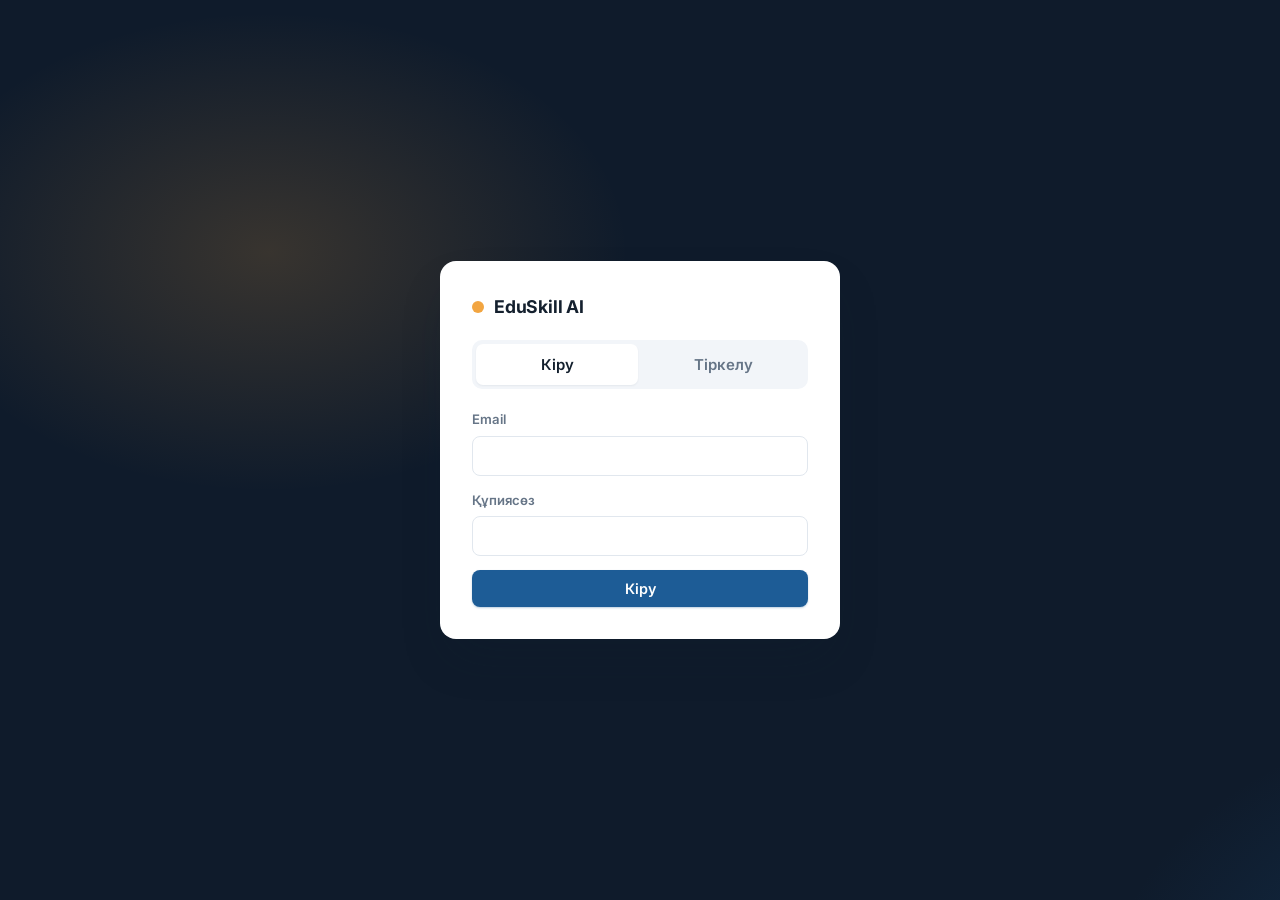
<file: src/main/resources/static/index.html>
<!DOCTYPE html>
<html lang="kk">
<head>
    <meta charset="UTF-8">
    <meta name="viewport" content="width=device-width, initial-scale=1">
    <title>EduSkill AI — Кіру</title>
    <link rel="stylesheet" href="css/style.css">
</head>
<body>
<div class="auth-wrap">
    <div class="auth-card">
        <div class="brand"><span class="dot"></span><span>EduSkill AI</span></div>

        <div class="tabs">
            <div class="tab active" data-tab="login">Кіру</div>
            <div class="tab" data-tab="register">Тіркелу</div>
        </div>

        <div id="alert" class="alert" style="display:none"></div>

        <form id="loginForm" class="form-view active">
            <div class="field">
                <label class="label" for="loginEmail">Email</label>
                <input class="input" type="email" id="loginEmail" required>
            </div>
            <div class="field">
                <label class="label" for="loginPassword">Құпиясөз</label>
                <input class="input" type="password" id="loginPassword" required>
            </div>
            <button class="btn btn-primary btn-block" type="submit" id="loginBtn">Кіру</button>
        </form>

        <form id="registerForm" class="form-view">
            <div class="row">
                <div class="field">
                    <label class="label" for="regFirstName">Аты</label>
                    <input class="input" id="regFirstName" required>
                </div>
                <div class="field">
                    <label class="label" for="regLastName">Тегі</label>
                    <input class="input" id="regLastName" required>
                </div>
            </div>
            <div class="field">
                <label class="label" for="regEmail">Email</label>
                <input class="input" type="email" id="regEmail" required>
            </div>
            <div class="field">
                <label class="label" for="regPassword">Құпиясөз</label>
                <input class="input" type="password" id="regPassword" required minlength="6">
            </div>
            <div class="field">
                <label class="label" for="regRole">Рөл</label>
                <select class="input" id="regRole">
                    <option value="STUDENT">Студент</option>
                    <option value="MENTOR">Ментор</option>
                    <option value="COMPANY">Компания</option>
                </select>
            </div>
            <button class="btn btn-primary btn-block" type="submit" id="registerBtn">Тіркелу</button>
        </form>
    </div>
</div>

<script src="js/api.js"></script>
<script>
    if (isLoggedIn()) window.location.href = "dashboard.html";

    const alertEl = document.getElementById("alert");
    document.querySelectorAll(".tab").forEach(tab => {
      tab.addEventListener("click", () => {
        document.querySelectorAll(".tab").forEach(t => t.classList.remove("active"));
        document.querySelectorAll(".form-view").forEach(f => f.classList.remove("active"));
        tab.classList.add("active");
        document.getElementById(tab.dataset.tab + "Form").classList.add("active");
        hideAlert(alertEl);
      });
    });

    document.getElementById("loginForm").addEventListener("submit", async (e) => {
      e.preventDefault();
      const btn = document.getElementById("loginBtn");
      btn.disabled = true; btn.innerHTML = '<span class="spinner"></span>';
      try {
        const data = await apiFetch("/api/v1/auth/authenticate", {
          method: "POST",
          body: JSON.stringify({
            email: document.getElementById("loginEmail").value,
            password: document.getElementById("loginPassword").value
          })
        });
        saveToken(data.token);
        window.location.href = "dashboard.html";
      } catch (err) {
        showError(alertEl, err.message || "Email немесе құпиясөз қате");
        btn.disabled = false; btn.textContent = "Кіру";
      }
    });

    document.getElementById("registerForm").addEventListener("submit", async (e) => {
      e.preventDefault();
      const btn = document.getElementById("registerBtn");
      btn.disabled = true; btn.innerHTML = '<span class="spinner"></span>';
      try {
        await apiFetch("/api/v1/auth/register", {
          method: "POST",
          body: JSON.stringify({
            firstName: document.getElementById("regFirstName").value,
            lastName: document.getElementById("regLastName").value,
            email: document.getElementById("regEmail").value,
            password: document.getElementById("regPassword").value,
            role: document.getElementById("regRole").value
          })
        });
        showSuccess(alertEl, "Тіркелу сәтті өтті. Енді кіре аласыз.");
        document.querySelector('.tab[data-tab="login"]').click();
      } catch (err) {
        showError(alertEl, err.message || "Тіркелу кезінде қате шықты");
      } finally {
        btn.disabled = false; btn.textContent = "Тіркелу";
      }
    });
</script>
<script src="js/lang-switcher.js"></script>
</body>
</html>
</file>
<file: src/main/resources/static/css/style.css>
@import url("https://fonts.googleapis.com/css2?family=Inter:wght@400;500;600;700&display=swap&subset=cyrillic,cyrillic-ext");

/* =========================================================
   EduSkill AI — design tokens
   ========================================================= */
:root{
  --bg:#f2f5f9;
  --surface:#ffffff;
  --ink:#14202e;
  --muted:#667587;
  --primary:#1d5c96;
  --primary-hover:#174c7c;
  --primary-ink:#ffffff;
  --accent:#f2a541;
  --success:#1f8a55;
  --danger:#d64545;
  --border:#e1e7ee;
  --side:#0f1b2b;
  --side-ink:#c9d4e2;

  --radius:12px;
  --radius-sm:8px;
  --shadow-sm:0 1px 2px rgba(15,27,43,.06);
  --shadow:0 1px 2px rgba(15,27,43,.05), 0 6px 18px rgba(15,27,43,.06);
  --shadow-lg:0 24px 48px -12px rgba(15,27,43,.28);

  --ease:cubic-bezier(.2,.7,.2,1);
  --t-fast:.15s;
  --t:.25s;
}

*{box-sizing:border-box}
html{scroll-behavior:smooth}
body{
  margin:0; background:var(--bg); color:var(--ink);
  font-family:"Inter",-apple-system,BlinkMacSystemFont,"Segoe UI",Roboto,Arial,sans-serif;
  font-size:15px; line-height:1.55;
  -webkit-font-smoothing:antialiased;
}
a{color:var(--primary);transition:color var(--t-fast)}
a:hover{color:var(--primary-hover)}
h1,h2,h3,h4{margin:0 0 .4em;font-weight:650;letter-spacing:-.01em;line-height:1.25}
h1{font-size:1.6rem;letter-spacing:-.02em}
h2{font-size:1.2rem}
h3{font-size:1.02rem}
p{margin:0 0 .6em}
::selection{background:rgba(29,92,150,.18)}

/* =========================================================
   Auth page (index.html)
   ========================================================= */
.auth-wrap{
  min-height:100vh;display:flex;align-items:center;justify-content:center;padding:24px;
  background:
    radial-gradient(600px 400px at 15% 20%, rgba(242,165,65,.18), transparent 60%),
    radial-gradient(700px 500px at 85% 80%, rgba(29,92,150,.35), transparent 60%),
    var(--side);
  background-size:140% 140%, 140% 140%, auto;
  animation:authDrift 22s ease-in-out infinite alternate;
}
@keyframes authDrift{
  from{background-position:0% 0%, 100% 100%, 0 0}
  to{background-position:30% 20%, 70% 80%, 0 0}
}
.auth-card{
  width:100%;max-width:400px;background:var(--surface);
  border-radius:16px;box-shadow:var(--shadow-lg);padding:32px;
  animation:cardIn .6s var(--ease) both;
}
@keyframes cardIn{
  from{opacity:0;transform:translateY(18px) scale(.98)}
  to{opacity:1;transform:none}
}
.brand{display:flex;align-items:center;gap:10px;margin-bottom:20px}
.brand .dot{
  width:12px;height:12px;border-radius:50%;background:var(--accent);
  box-shadow:0 0 0 0 rgba(242,165,65,.6);
  animation:pulse 2.4s ease-out infinite;
}
@keyframes pulse{
  0%{box-shadow:0 0 0 0 rgba(242,165,65,.55)}
  70%,100%{box-shadow:0 0 0 9px rgba(242,165,65,0)}
}
.brand span{font-weight:700;font-size:1.1rem;letter-spacing:-.01em}

.tabs{display:flex;gap:4px;background:var(--bg);border-radius:10px;padding:4px;margin-bottom:20px}
.tab{
  flex:1;text-align:center;padding:9px;border-radius:7px;cursor:pointer;
  font-weight:600;color:var(--muted);user-select:none;
  transition:background var(--t) var(--ease), color var(--t), box-shadow var(--t);
}
.tab:hover{color:var(--ink)}
.tab.active{background:var(--surface);color:var(--ink);box-shadow:var(--shadow-sm)}
.form-view{display:none}
.form-view.active{display:block;animation:viewIn .35s var(--ease) both}
@keyframes viewIn{from{opacity:0;transform:translateX(10px)}to{opacity:1;transform:none}}

/* =========================================================
   App shell
   ========================================================= */
.shell{display:flex;min-height:100vh}
.sidebar{
  width:236px;flex:none;background:var(--side);color:var(--side-ink);
  padding:22px 14px;display:flex;flex-direction:column;
  position:sticky;top:0;height:100vh;
}
.sidebar .brand{padding:0 10px;color:#fff}
.nav{display:flex;flex-direction:column;gap:3px;margin-top:24px}
.nav a{
  position:relative;display:block;padding:10px 14px;border-radius:var(--radius-sm);
  color:var(--side-ink);text-decoration:none;font-weight:500;
  transition:background var(--t) var(--ease), color var(--t), padding-left var(--t) var(--ease);
}
.nav a::before{
  content:"";position:absolute;left:0;top:50%;width:3px;height:0;border-radius:3px;
  background:var(--accent);transform:translateY(-50%);
  transition:height var(--t) var(--ease);
}
.nav a:hover{background:rgba(255,255,255,.06);color:#fff;padding-left:18px}
.nav a.active{background:rgba(255,255,255,.10);color:#fff}
.nav a.active::before{height:20px}
.sidebar .logout{margin-top:auto}
.sidebar .logout .btn-ghost{
  background:rgba(255,255,255,.07);color:var(--side-ink);
}
.sidebar .logout .btn-ghost:hover{background:rgba(255,255,255,.14);color:#fff}

.main{
  flex:1;min-width:0;padding:30px 36px;max-width:980px;
  animation:pageIn .5s var(--ease) both;
}
@keyframes pageIn{from{opacity:0;transform:translateY(10px)}to{opacity:1;transform:none}}
.topbar{
  display:flex;justify-content:space-between;align-items:center;
  margin-bottom:24px;padding-bottom:16px;border-bottom:1px solid var(--border);
}
.topbar .who{color:var(--muted);font-size:.9rem}

/* =========================================================
   Components
   ========================================================= */
.card{
  background:var(--surface);border:1px solid var(--border);border-radius:var(--radius);
  box-shadow:var(--shadow-sm);padding:20px 22px;margin-bottom:16px;
  transition:box-shadow var(--t) var(--ease), border-color var(--t), transform var(--t) var(--ease);
}
.card:hover{box-shadow:var(--shadow);border-color:#d3dce6}

.label{display:block;font-size:.82rem;font-weight:600;color:var(--muted);margin:0 0 6px}
.input,textarea,select{
  width:100%;padding:10px 12px;border:1px solid var(--border);border-radius:var(--radius-sm);
  font-size:.92rem;font-family:inherit;background:var(--surface);color:var(--ink);
  transition:border-color var(--t-fast), box-shadow var(--t-fast);
}
.input:hover,textarea:hover,select:hover{border-color:#c6d1dd}
.input:focus,textarea:focus,select:focus{
  outline:none;border-color:var(--primary);box-shadow:0 0 0 3px rgba(29,92,150,.16);
}
textarea{resize:vertical}
.field{margin-bottom:14px}
.row{display:flex;gap:14px}
.row>.field{flex:1;min-width:0}

.btn{
  display:inline-flex;align-items:center;justify-content:center;gap:6px;border:none;
  border-radius:var(--radius-sm);padding:10px 18px;font-weight:600;font-size:.9rem;
  font-family:inherit;cursor:pointer;text-decoration:none;
  transition:background var(--t-fast), box-shadow var(--t) var(--ease), transform var(--t-fast) var(--ease), opacity var(--t-fast);
}
.btn:active{transform:translateY(1px) scale(.985)}
.btn:focus-visible{outline:2px solid var(--primary);outline-offset:2px}
.btn-primary{background:var(--primary);color:var(--primary-ink);box-shadow:0 1px 2px rgba(29,92,150,.3)}
.btn-primary:hover{background:var(--primary-hover);box-shadow:0 6px 14px -4px rgba(29,92,150,.45);color:#fff}
.btn-primary:disabled{opacity:.6;cursor:not-allowed;box-shadow:none}
.btn-ghost{background:var(--bg);color:var(--ink)}
.btn-ghost:hover{background:#e6ebf2;color:var(--ink)}
.btn-block{width:100%}
.btn-sm{padding:6px 12px;font-size:.82rem}

.alert{
  padding:11px 14px;border-radius:var(--radius-sm);font-size:.88rem;margin-bottom:14px;
  border:1px solid transparent;animation:alertIn .35s var(--ease) both;
}
@keyframes alertIn{from{opacity:0;transform:translateY(-8px)}to{opacity:1;transform:none}}
.alert-error{background:#fcecec;color:#a52f2f;border-color:#f5cfcf}
.alert-success{background:#e8f6ee;color:#17693f;border-color:#c5e6d3}

.badge{display:inline-block;padding:3px 10px;border-radius:999px;font-size:.74rem;font-weight:600}
.badge-internship{background:#e4edf6;color:var(--primary)}
.badge-pet{background:#fdf1de;color:#a66a12}
.badge-algo{background:#e0f2fe;color:#0369a1}
.badge-owner{background:#dcfce7;color:#15803d}
.badge-pending{background:#fdf1de;color:#a66a12}
.badge-accepted{background:#e8f6ee;color:var(--success)}
.badge-rejected{background:#fcecec;color:var(--danger)}

.muted{color:var(--muted);font-size:.88rem}
.chips{display:flex;flex-wrap:wrap;gap:6px;margin-top:8px}
.chip{
  border:1px solid var(--border);background:var(--bg);border-radius:999px;
  padding:2px 11px;font-size:.78rem;font-weight:500;
  transition:border-color var(--t-fast), background var(--t-fast);
}
.chip:hover{border-color:var(--primary);background:#fff}

.filters{display:flex;flex-wrap:wrap;gap:8px;margin-bottom:18px}
.filters .btn{background:var(--surface);border:1px solid var(--border);color:var(--ink)}
.filters .btn:hover{border-color:var(--primary);color:var(--primary)}
.filters .btn.active{background:var(--primary);color:var(--primary-ink);border-color:var(--primary)}

.empty{text-align:center;color:var(--muted);padding:48px 10px}

/* ---- Loading ---- */
.spinner{
  width:18px;height:18px;border:2px solid rgba(255,255,255,.4);border-top-color:#fff;
  border-radius:50%;animation:spin .7s linear infinite;display:inline-block;
}
.spinner-dark{border:2px solid var(--border);border-top-color:var(--primary)}
@keyframes spin{to{transform:rotate(360deg)}}

.ai-response{white-space:pre-wrap;line-height:1.7;font-size:.94rem;animation:fadeIn .5s var(--ease) both}
@keyframes fadeIn{from{opacity:0}to{opacity:1}}

/* ---- Lists of cards: staggered entrance (e.g. projects list) ---- */
#list>.card,#createdProjectsList>.project-item,#acceptedProjectsList>.project-item{
  animation:itemIn .45s var(--ease) both;
}
#list>.card:nth-child(1){animation-delay:.03s}
#list>.card:nth-child(2){animation-delay:.08s}
#list>.card:nth-child(3){animation-delay:.13s}
#list>.card:nth-child(4){animation-delay:.18s}
#list>.card:nth-child(5){animation-delay:.23s}
#list>.card:nth-child(n+6){animation-delay:.28s}
@keyframes itemIn{from{opacity:0;transform:translateY(12px)}to{opacity:1;transform:none}}

/* ---- Modal (opens on user action) ---- */
.modal-backdrop{animation:fadeIn .2s ease both;backdrop-filter:blur(3px)}
.modal-content{animation:modalIn .3s var(--ease) both}
@keyframes modalIn{from{opacity:0;transform:translateY(16px) scale(.97)}to{opacity:1;transform:none}}

/* ---- Profile heatmap ---- */
.heatmap-grid{animation:fadeIn .8s ease both}
.day-cell{transition:transform .12s var(--ease), box-shadow .12s}
.day-cell:hover{transform:scale(1.35);box-shadow:0 0 0 2px rgba(33,110,57,.25)}

/* ---- Stat boxes / project items ---- */
.stat-box,.project-item{transition:transform var(--t) var(--ease), box-shadow var(--t)}
.stat-box:hover,.project-item:hover{transform:translateY(-2px);box-shadow:var(--shadow)}

/* =========================================================
   Responsive
   ========================================================= */
@media (max-width:860px){
  .shell{flex-direction:column}
  .sidebar{
    width:100%;height:auto;position:sticky;top:0;z-index:50;
    flex-direction:row;align-items:center;gap:10px;padding:10px 14px;overflow-x:auto;
  }
  .sidebar .brand{margin:0;flex:none}
  .nav{flex-direction:row;margin:0;gap:4px}
  .nav a{white-space:nowrap;padding:8px 12px}
  .nav a::before{display:none}
  .nav a:hover{padding-left:12px}
  .sidebar .logout{margin:0 0 0 auto;flex:none}
  .main{padding:20px 16px}
  .row{flex-direction:column;gap:0}
}

/* =========================================================
   Accessibility
   ========================================================= */
a:focus-visible,.tab:focus-visible{outline:2px solid var(--primary);outline-offset:2px;border-radius:4px}

@media (prefers-reduced-motion:reduce){
  *,*::before,*::after{
    animation-duration:.01ms !important;animation-iteration-count:1 !important;
    transition-duration:.01ms !important;scroll-behavior:auto !important;
  }
}

/* =========================================================
   v2 — HCI upgrade (heuristics, a11y, feedback, dark mode)
   ========================================================= */
[hidden]{display:none !important}
.sr-only{position:absolute;width:1px;height:1px;overflow:hidden;clip:rect(0,0,0,0);white-space:nowrap}
.skip-link{position:absolute;left:12px;top:-70px;background:var(--primary);color:var(--primary-ink);padding:10px 16px;border-radius:8px;z-index:12000;font-weight:600;transition:top .2s var(--ease)}
.skip-link:focus{top:12px;color:var(--primary-ink)}
.main:focus{outline:none}

/* ---- Dark theme ---- */
[data-theme="dark"]{
  color-scheme:dark;
  --bg:#0b1420;--surface:#121f30;--ink:#e6edf5;--muted:#93a4b8;--border:#233449;
  --primary:#4a9be0;--primary-hover:#6bb0ee;--primary-ink:#07131f;--side:#08111c;
  --success:#3fc17f;--danger:#f06a6a;
  --shadow-sm:0 1px 2px rgba(0,0,0,.4);--shadow:0 6px 18px rgba(0,0,0,.4);
}
[data-theme="dark"] .auth-card,[data-theme="dark"] .dlg{background:var(--surface)}
[data-theme="dark"] .btn-ghost:hover{background:#1b2d44}
[data-theme="dark"] .card:hover{border-color:#31465f}
[data-theme="dark"] .alert-error{background:#3a1c1f;color:#ffb4b4;border-color:#5a2a2f}
[data-theme="dark"] .alert-success{background:#12331f;color:#9fe3bb;border-color:#1f5a38}
[data-theme="dark"] .badge-internship{background:#16314d;color:#8cc4f5}
[data-theme="dark"] .badge-pet,[data-theme="dark"] .badge-pending{background:#3b2d12;color:#f0be6a}
[data-theme="dark"] .badge-algo{background:#10344a;color:#7fd0f5}
[data-theme="dark"] .badge-owner,[data-theme="dark"] .badge-accepted{background:#12331f;color:#7ddca6}
[data-theme="dark"] .badge-rejected{background:#3a1c1f;color:#ffb4b4}
[data-theme="dark"] .day-cell.lvl-0{background:#1b2b3f}

/* ---- Auth tabs as buttons ---- */
button.tab{border:0;background:none;font:inherit}
.tab:focus-visible{outline:2px solid var(--primary);outline-offset:1px}

/* ---- Sidebar icons + theme toggle ---- */
.nav a{display:flex;align-items:center;gap:11px}
.ico{width:18px;height:18px;flex:none;fill:none;stroke:currentColor;stroke-width:1.8;stroke-linecap:round;stroke-linejoin:round}
.theme-toggle{display:flex;align-items:center;justify-content:center;width:100%;margin-bottom:8px;padding:9px 12px;border-radius:var(--radius-sm);background:transparent;border:1px solid rgba(255,255,255,.14);color:var(--side-ink);font:inherit;font-size:.85rem;cursor:pointer;transition:background var(--t-fast),color var(--t-fast)}
.theme-toggle:hover{background:rgba(255,255,255,.08);color:#fff}
.theme-toggle:focus-visible,.nav a:focus-visible{outline:2px solid var(--accent);outline-offset:2px}
.badge-role{background:var(--primary);color:var(--primary-ink);margin-right:8px}

/* ---- Toasts ---- */
.toast-wrap{position:fixed;right:20px;bottom:20px;display:flex;flex-direction:column;gap:10px;z-index:11000;max-width:calc(100vw - 40px)}
.toast{display:flex;align-items:center;gap:10px;background:var(--ink);color:var(--bg);padding:12px 14px;border-radius:10px;box-shadow:var(--shadow-lg);font-size:.9rem;min-width:240px;animation:toastIn .35s var(--ease) both}
.toast.out{opacity:0;transform:translateX(16px);transition:.2s}
.toast button{margin-left:auto;background:none;border:0;color:inherit;font-size:1.2rem;cursor:pointer;opacity:.7;line-height:1}
.toast button:hover{opacity:1}
.toast-ico{width:22px;height:22px;border-radius:50%;display:grid;place-items:center;font-size:.78rem;font-weight:700;flex:none;background:var(--primary);color:#fff}
.toast-success .toast-ico{background:var(--success)}
.toast-error .toast-ico{background:var(--danger)}
@keyframes toastIn{from{opacity:0;transform:translateY(12px) scale(.97)}to{opacity:1;transform:none}}

/* ---- Dialogs ---- */
.dlg-backdrop{position:fixed;inset:0;background:rgba(10,18,30,.6);backdrop-filter:blur(3px);display:flex;align-items:center;justify-content:center;z-index:9999;padding:16px;animation:fadeIn .2s ease both}
.dlg{background:var(--surface);color:var(--ink);border-radius:16px;width:100%;max-width:480px;padding:24px;box-shadow:var(--shadow-lg);max-height:90vh;overflow:auto;animation:modalIn .3s var(--ease) both}
.dlg:focus{outline:none}
.dlg-head{display:flex;justify-content:space-between;align-items:center;gap:12px;margin-bottom:12px}
.dlg-head h3{margin:0;font-size:1.1rem}
.dlg-actions{display:flex;justify-content:flex-end;gap:8px;margin-top:18px}
.icon-btn{background:none;border:0;font-size:1.5rem;line-height:1;cursor:pointer;color:var(--muted);border-radius:6px;padding:2px 8px}
.icon-btn:hover{color:var(--ink);background:var(--bg)}
.btn-danger{background:var(--danger);color:#fff}
.btn-danger:hover{filter:brightness(.92)}
.btn-accept{background:var(--success);color:#fff}
.btn-accept:hover{filter:brightness(.92)}
.btn-reject{background:transparent;color:var(--danger);border:1px solid var(--danger)}
.btn-reject:hover{background:var(--danger);color:#fff}
.info-group{margin-bottom:12px}
.info-label{font-size:.78rem;font-weight:600;color:var(--muted)}
.info-val{font-size:.95rem}

/* ---- Skeleton / progress / empty ---- */
.skeleton{background:linear-gradient(90deg,var(--border) 25%,var(--bg) 50%,var(--border) 75%);background-size:200% 100%;animation:shimmer 1.3s linear infinite;border-radius:10px;margin-bottom:12px}
@keyframes shimmer{to{background-position:-200% 0}}
.progress{height:8px;background:var(--border);border-radius:99px;overflow:hidden}
.progress>i{display:block;height:100%;width:0;background:linear-gradient(90deg,var(--accent),#f7c273);border-radius:99px;transition:width .9s var(--ease)}
.progress-row{display:flex;justify-content:space-between;align-items:baseline;margin-bottom:8px}
.empty{padding:44px 16px}
.empty strong{display:block;font-size:1.02rem;color:var(--ink);margin-bottom:4px}
.empty .btn{margin-top:14px}
.state-error{text-align:center;padding:36px 16px}
.state-error .btn{margin-top:12px}

/* ---- Forms: validation, hints, password ---- */
.input.invalid{border-color:var(--danger);box-shadow:0 0 0 3px rgba(214,69,69,.12)}
.field-error{color:var(--danger);font-size:.8rem;margin-top:5px}
.hint{color:var(--muted);font-size:.8rem;margin-top:5px}
.counter{float:right;font-weight:500}
.pw{position:relative}
.pw .input{padding-right:64px}
.pw button{position:absolute;right:6px;top:50%;transform:translateY(-50%);background:none;border:0;color:var(--primary);font:inherit;font-size:.8rem;font-weight:600;cursor:pointer;padding:6px 8px;border-radius:6px}
.pw button:hover{background:var(--bg)}
.meter{display:flex;gap:4px;margin-top:8px}
.meter i{flex:1;height:4px;border-radius:4px;background:var(--border);transition:background var(--t)}
.meter.s1 i:nth-child(-n+1){background:var(--danger)}
.meter.s2 i:nth-child(-n+2){background:var(--accent)}
.meter.s3 i:nth-child(-n+3){background:#7bbf6a}
.meter.s4 i:nth-child(-n+4){background:var(--success)}

/* ---- Dashboard ---- */
.stats{display:grid;grid-template-columns:repeat(auto-fit,minmax(160px,1fr));gap:14px;margin-bottom:16px}
.stat{background:var(--surface);border:1px solid var(--border);border-radius:var(--radius);padding:16px 18px;box-shadow:var(--shadow-sm)}
.stat .num{font-size:1.9rem;font-weight:700;letter-spacing:-.02em;font-variant-numeric:tabular-nums;line-height:1.1}
.stat .lbl{color:var(--muted);font-size:.84rem;margin-top:4px}
.actions{display:grid;grid-template-columns:repeat(auto-fit,minmax(250px,1fr));gap:14px}
.actions .card{margin:0;display:flex;flex-direction:column;align-items:flex-start;gap:4px}
.actions .card .btn{margin-top:auto}
.missing{margin:8px 0 0;padding-left:18px;color:var(--muted);font-size:.86rem}

/* ---- Toolbar / disclosure ---- */
.toolbar{display:flex;gap:10px;flex-wrap:wrap;margin-bottom:12px}
.toolbar .search{flex:1;min-width:200px}
.toolbar select{width:auto;min-width:170px}
.count{display:inline-block;min-width:20px;padding:0 6px;margin-left:6px;border-radius:99px;background:var(--bg);color:var(--muted);font-size:.74rem;line-height:18px;text-align:center}
.filters .btn.active .count{background:rgba(255,255,255,.22);color:inherit}
details.disclosure>summary{cursor:pointer;font-weight:650;list-style:none;display:flex;justify-content:space-between;align-items:center}
details.disclosure>summary::-webkit-details-marker{display:none}
details.disclosure>summary::after{content:"";width:8px;height:8px;border-right:2px solid var(--muted);border-bottom:2px solid var(--muted);transform:rotate(45deg);transition:transform var(--t) var(--ease)}
details.disclosure[open]>summary::after{transform:rotate(-135deg)}
details.disclosure>summary:focus-visible{outline:2px solid var(--primary);outline-offset:4px;border-radius:6px}
details.disclosure form{margin-top:14px}
.link-out{font-weight:600;font-size:.86rem}

/* ---- Projects / applications / profile lists ---- */
.app-item{background:var(--bg);border-left:4px solid var(--primary);border-radius:var(--radius-sm);padding:12px 14px;margin-top:10px}
.app-head{display:flex;justify-content:space-between;align-items:center;flex-wrap:wrap;gap:8px}
.app-btns{display:flex;gap:6px;align-items:center;flex-wrap:wrap}
.project-item{background:var(--bg);border:1px solid var(--border);border-radius:var(--radius-sm);padding:14px;margin-top:10px}
.project-item.member{border-left:4px solid var(--success)}
.row-between{display:flex;justify-content:space-between;align-items:center;gap:8px}

/* ---- Streak / heatmap ---- */
.streak-card{background:var(--surface);padding:22px 24px;border-radius:var(--radius);border:1px solid var(--border);box-shadow:var(--shadow-sm);margin-bottom:16px}
.streak-header{display:flex;justify-content:space-between;align-items:center;margin-bottom:16px;flex-wrap:wrap;gap:12px}
.streak-stats{display:flex;gap:12px}
.stat-box{background:var(--bg);padding:8px 16px;border-radius:var(--radius-sm);border:1px solid var(--border);text-align:center}
.stat-box .num{font-size:1.1rem;font-weight:700;color:var(--primary)}
.stat-box .lbl{font-size:.74rem;color:var(--muted)}
.heatmap-container{width:100%;overflow-x:auto;padding-bottom:8px}
.heatmap-grid{display:grid;grid-template-rows:repeat(7,13px);grid-auto-flow:column;grid-auto-columns:13px;gap:4px;width:max-content}
.day-cell{width:13px;height:13px;border-radius:3px;background:#ebedf0}
.day-cell.pad{visibility:hidden}
.day-cell.lvl-1{background:#9be9a8}.day-cell.lvl-2{background:#40c463}.day-cell.lvl-3{background:#30a14e}.day-cell.lvl-4{background:#216e39}
.legend{display:flex;justify-content:flex-end;align-items:center;gap:5px;font-size:.75rem;color:var(--muted);margin-top:8px}
.chips-live{min-height:0}

/* ---- AI result ---- */
.ai-response{white-space:normal}
.ai-response p{margin:0 0 .8em}
.ai-response h4{margin:1.1em 0 .4em;font-size:1rem}
.ai-response ul{margin:0 0 .9em;padding-left:20px}
.ai-response li{margin-bottom:.35em}
.ai-bar{display:flex;justify-content:space-between;align-items:center;gap:8px;margin-bottom:12px;padding-bottom:10px;border-bottom:1px solid var(--border);flex-wrap:wrap}
.status-line{display:flex;align-items:center;gap:10px;color:var(--muted);margin-bottom:14px}

@media (max-width:860px){
  .toast-wrap{left:16px;right:16px;bottom:16px}
  .toolbar select{width:100%}
  .theme-toggle{width:auto;margin:0 6px 0 0;white-space:nowrap}
  .sidebar .logout{display:flex;align-items:center}
}

/* ---- Language switcher (topbar & floating) ---- */
.topbar-right {
  display: flex;
  align-items: center;
  gap: 12px;
  flex-wrap: wrap;
  justify-content: flex-end;
}
.lang-switch {
  display: inline-flex;
  gap: 2px;
  padding: 3px;
  border-radius: 10px;
  background: var(--bg);
  border: 1px solid var(--border);
}
.lang-switch button {
  border: 0;
  background: none;
  font: inherit;
  font-size: .78rem;
  font-weight: 600;
  letter-spacing: .02em;
  color: var(--muted);
  padding: 5px 11px;
  border-radius: 7px;
  cursor: pointer;
  transition: background var(--t-fast), color var(--t-fast), box-shadow var(--t-fast);
}
.lang-switch button:hover { color: var(--ink); }
.lang-switch button[aria-pressed="true"] {
  background: var(--surface);
  color: var(--ink);
  box-shadow: var(--shadow-sm);
}
.lang-switch button:focus-visible {
  outline: 2px solid var(--primary);
  outline-offset: 1px;
}
.lang-switch.floating {
  position: fixed;
  top: 16px;
  right: 16px;
  z-index: 100;
  background: var(--surface);
  box-shadow: var(--shadow-sm);
}
</file>
